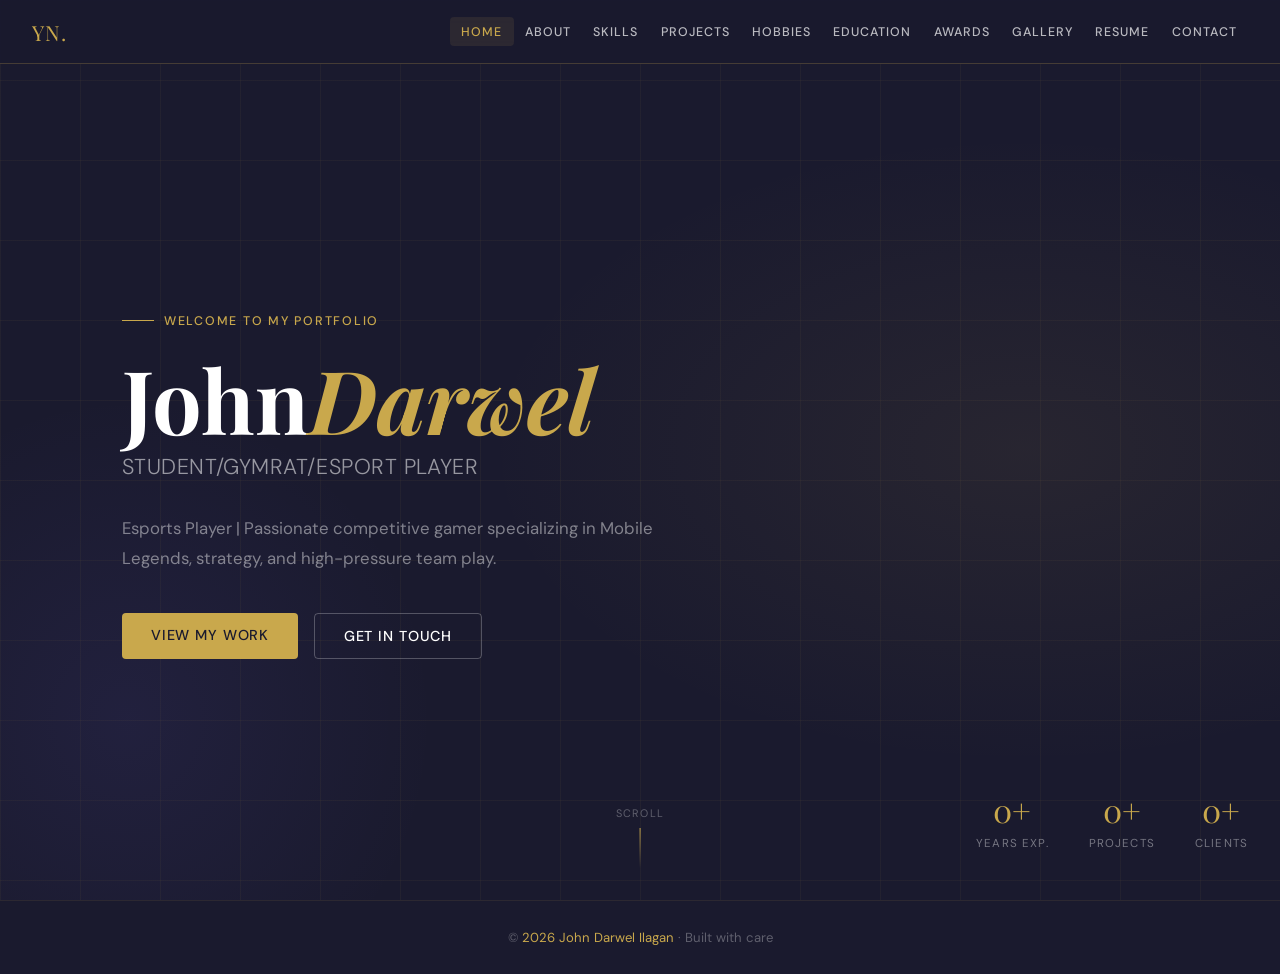
<file: index.html>
<!DOCTYPE html>
<html lang="en">
<head>
  <meta charset="UTF-8" />
  <meta name="viewport" content="width=device-width, initial-scale=1.0" />
  <title>Home — Portfolio — Portfolio</title>
  <link rel="preconnect" href="https://fonts.googleapis.com" />
  <link rel="preconnect" href="https://fonts.gstatic.com" crossorigin />
  <link href="https://fonts.googleapis.com/css2?family=DM+Sans:wght@300;400;500;600&family=Playfair+Display:ital,wght@0,400;0,700;1,400;1,700&display=swap" rel="stylesheet" />
  <link rel="stylesheet" href="style.css" />
</head>
<body>
  <div id="nav-placeholder"></div>
  <div class="home-wrap">
    <div class="home-bg"></div>
    <div class="home-grid-lines"></div>
    <div class="home-inner">
      <div class="home-content">
        <div class="home-eyebrow fade-up">Welcome to my portfolio</div>
        <h1 class="home-name fade-up">John<span>Darwel</span></h1>
        <p class="home-role fade-up">STUDENT/GYMRAT/ESPORT PLAYER</p>
        <p class="home-desc">
          Esports Player | Passionate competitive gamer specializing in Mobile Legends, strategy, and high-pressure team play.
        </p>
        <div class="home-btns">
          <a class="btn-primary" href="projects.html">View My Work</a>
          <a class="btn-outline" href="contact.html">Get In Touch</a>
        </div>
      </div>
    </div>
    <div class="home-stats">
      <div class="stat"><span class="stat-num">0+</span><span class="stat-label">Years Exp.</span></div>
      <div class="stat"><span class="stat-num">0+</span><span class="stat-label">Projects</span></div>
      <div class="stat"><span class="stat-num">0+</span><span class="stat-label">Clients</span></div>
    </div>
    <div class="home-scroll-hint">Scroll</div>
  </div>
  <footer>
    <p>© <span id="year"></span> <span>John Darwel Ilagan</span> · Built with care</p>
  </footer>
  <script src="script.js"></script>
</body>
</html>
</file>
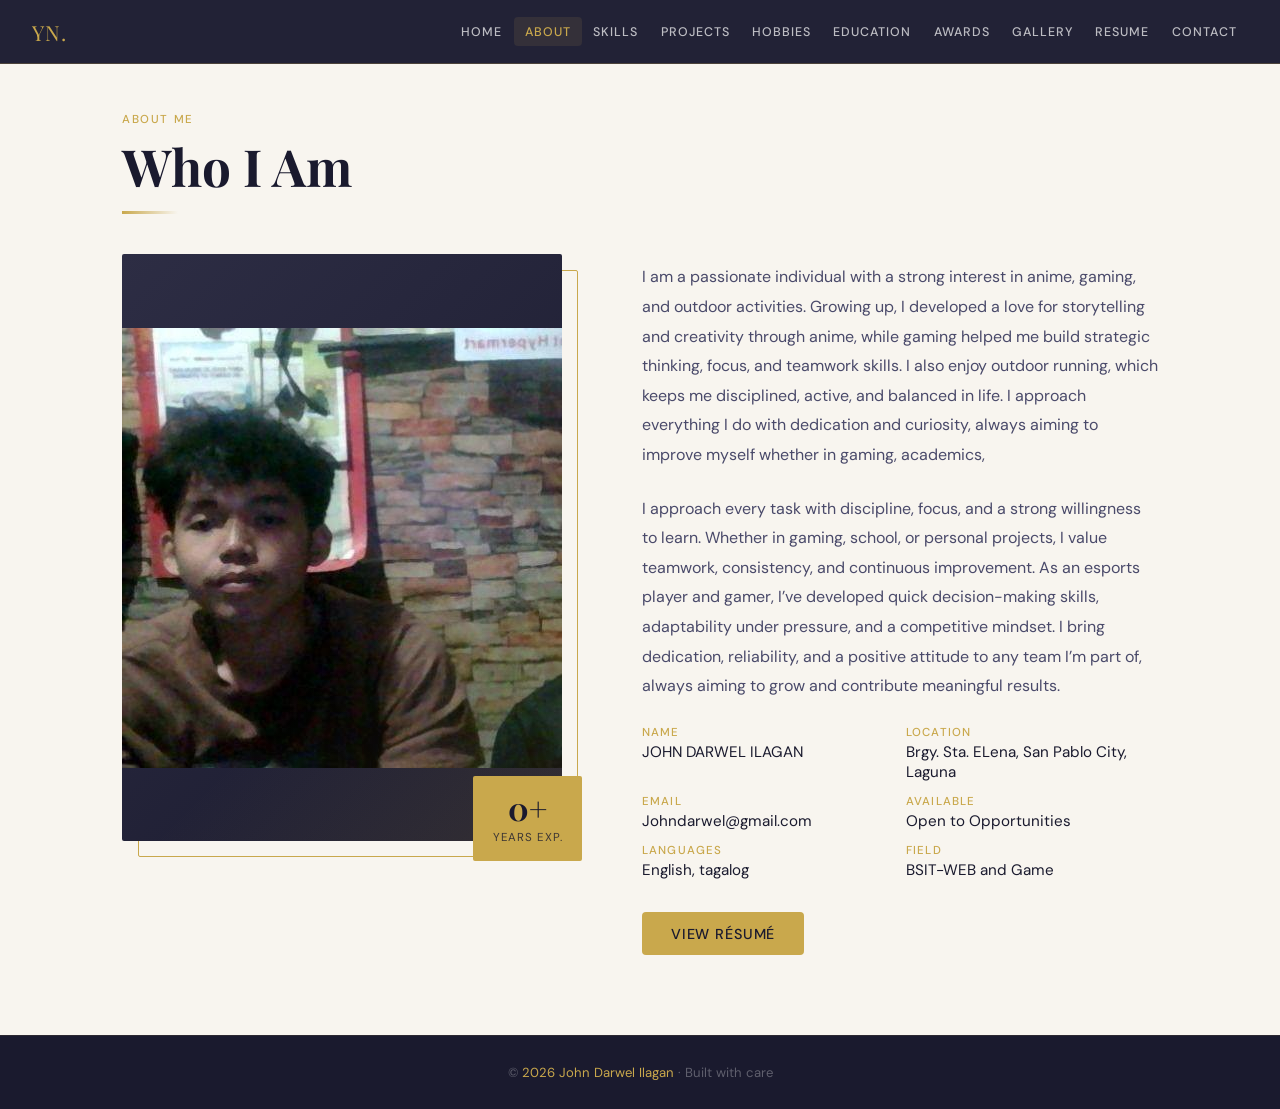
<file: about.html>
<!DOCTYPE html>
<html lang="en">
<head>
  <meta charset="UTF-8" />
  <meta name="viewport" content="width=device-width, initial-scale=1.0" />
  <title>About Me — Portfolio — Portfolio</title>
  <link rel="preconnect" href="https://fonts.googleapis.com" />
  <link rel="preconnect" href="https://fonts.gstatic.com" crossorigin />
  <link href="https://fonts.googleapis.com/css2?family=DM+Sans:wght@300;400;500;600&family=Playfair+Display:ital,wght@0,400;0,700;1,400;1,700&display=swap" rel="stylesheet" />
  <link rel="stylesheet" href="style.css" />
</head>
<body>
  <div id="nav-placeholder"></div>
  <div class="page-wrap">
    <div class="page-inner">
      <p class="section-tag">About Me</p>
      <h2 class="section-title">Who I Am</h2>
      <div class="section-line"></div>
      <div class="about-grid">
        <div class="about-photo-wrap">
          <div class="about-photo"><img src=picture/Darwel.jpg alt="My Photo"></div>
          <div class="about-photo-frame"></div>
          <div class="about-badge"><span>0+</span><small>Years Exp.</small></div>
        </div>
        <div class="about-right">
          <p class="about-bio">
            I am a passionate individual with a strong interest in anime, gaming, and outdoor activities. Growing up, I developed a love for storytelling and creativity through anime, while gaming helped me build strategic thinking, focus, and teamwork skills. I also enjoy outdoor running, which keeps me disciplined, active, and balanced in life.

I approach everything I do with dedication and curiosity, always aiming to improve myself whether in gaming, academics,
          </p>
          <p class="about-bio">
           I approach every task with discipline, focus, and a strong willingness to learn. Whether in gaming, school, or personal projects, I value teamwork, consistency, and continuous improvement. As an esports player and gamer, I’ve developed quick decision-making skills, adaptability under pressure, and a competitive mindset. I bring dedication, reliability, and a positive attitude to any team I’m part of, always aiming to grow and contribute meaningful results.
          </p>
          <div class="about-details">
            <div class="detail-item"><span class="detail-label">Name</span><span class="detail-value">JOHN DARWEL ILAGAN</span></div>
            <div class="detail-item"><span class="detail-label">Location</span><span class="detail-value">Brgy. Sta. ELena, San Pablo City, Laguna</span></div>
            <div class="detail-item"><span class="detail-label">Email</span><span class="detail-value">Johndarwel@gmail.com</span></div>
            <div class="detail-item"><span class="detail-label">Available</span><span class="detail-value">Open to Opportunities</span></div>
            <div class="detail-item"><span class="detail-label">Languages</span><span class="detail-value">English, tagalog</span></div>
            <div class="detail-item"><span class="detail-label">Field</span><span class="detail-value">BSIT-WEB and Game</span></div>
          </div>
          <a class="btn-primary" href="resume.html">View Résumé</a>
        </div>
      </div>
    </div>
  </div>
  <footer>
    <p>© <span id="year"></span> <span>John Darwel Ilagan</span> · Built with care</p>
  </footer>
  <script src="script.js"></script>
</body>
</html>
</file>
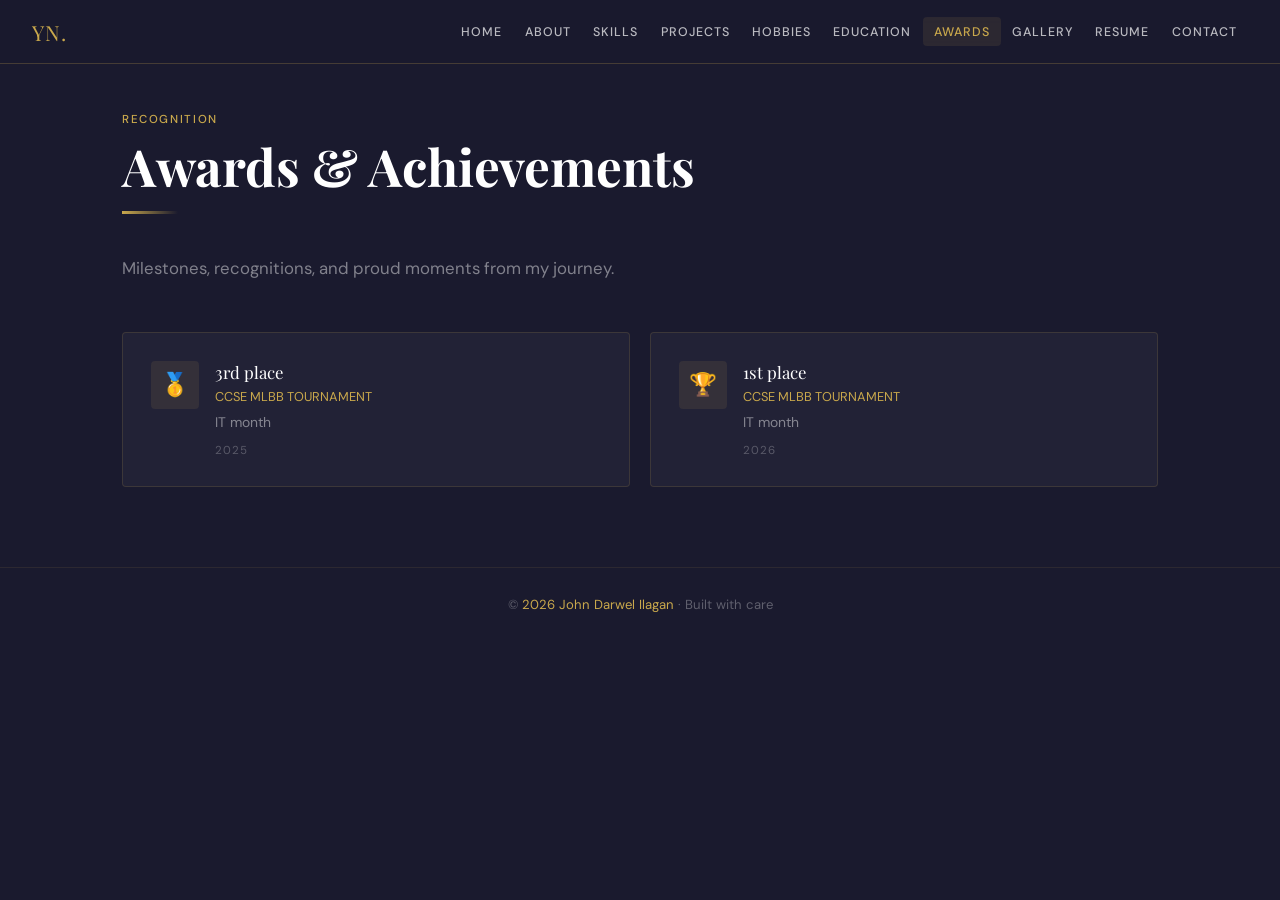
<file: achievements.html>
<!DOCTYPE html>
<html lang="en">
<head>
  <meta charset="UTF-8" />
  <meta name="viewport" content="width=device-width, initial-scale=1.0" />
  <title>Awards — Portfolio — Portfolio</title>
  <link rel="preconnect" href="https://fonts.googleapis.com" />
  <link rel="preconnect" href="https://fonts.gstatic.com" crossorigin />
  <link href="https://fonts.googleapis.com/css2?family=DM+Sans:wght@300;400;500;600&family=Playfair+Display:ital,wght@0,400;0,700;1,400;1,700&display=swap" rel="stylesheet" />
  <link rel="stylesheet" href="style.css" />
</head>
<body>
  <div id="nav-placeholder"></div>
  <div class="page-wrap achievements-page">
    <div class="page-inner">
      <p class="section-tag">Recognition</p>
      <h2 class="section-title">Awards &amp; Achievements</h2>
      <div class="section-line"></div>
      <p class="section-desc">Milestones, recognitions, and proud moments from my journey.</p>
      <div class="achievements-grid">
        <div class="award-card"><div class="award-icon-wrap">🥇</div><div><div class="award-title">3rd place</div><div class="award-org"> CCSE MLBB TOURNAMENT</div><p class="award-desc">IT month </p><div class="award-year">2025</div></div></div>
        <div class="award-card"><div class="award-icon-wrap">🏆</div><div><div class="award-title">1st place</div><div class="award-org">CCSE MLBB TOURNAMENT</div><p class="award-desc">IT month</p><div class="award-year">2026</div></div></div>

    </div>
  </div>
  <footer>
    <p>© <span id="year"></span> <span>John Darwel Ilagan</span> · Built with care</p>
  </footer>
  <script src="script.js"></script>
</body>
</html>
</file>
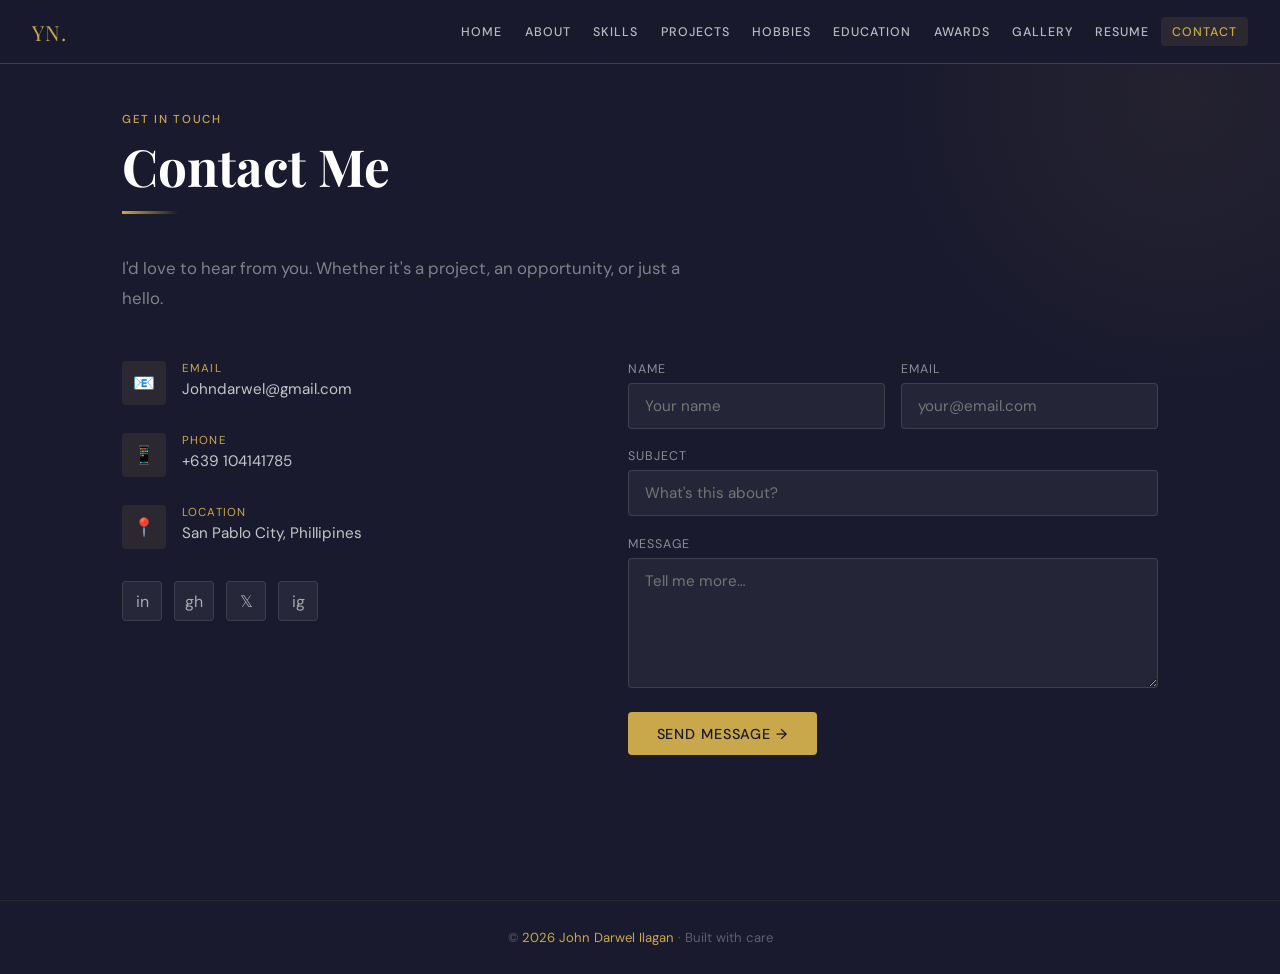
<file: contact.html>
<!DOCTYPE html>
<html lang="en">
<head>
  <meta charset="UTF-8" />
  <meta name="viewport" content="width=device-width, initial-scale=1.0" />
  <title>Contact — Portfolio — Portfolio</title>
  <link rel="preconnect" href="https://fonts.googleapis.com" />
  <link rel="preconnect" href="https://fonts.gstatic.com" crossorigin />
  <link href="https://fonts.googleapis.com/css2?family=DM+Sans:wght@300;400;500;600&family=Playfair+Display:ital,wght@0,400;0,700;1,400;1,700&display=swap" rel="stylesheet" />
  <link rel="stylesheet" href="style.css" />
</head>
<body>
  <div id="nav-placeholder"></div>
  <div class="page-wrap contact-page">
    <div class="contact-glow"></div>
    <div class="page-inner">
      <p class="section-tag">Get In Touch</p>
      <h2 class="section-title">Contact Me</h2>
      <div class="section-line"></div>
      <p class="section-desc">I'd love to hear from you. Whether it's a project, an opportunity, or just a hello.</p>
      <div class="contact-grid">
        <div>
          <div class="contact-item"><div class="contact-icon">📧</div><div><div class="contact-label">Email</div><div class="contact-value">Johndarwel@gmail.com</div></div></div>
          <div class="contact-item"><div class="contact-icon">📱</div><div><div class="contact-label">Phone</div><div class="contact-value">+639 104141785</div></div></div>
          <div class="contact-item"><div class="contact-icon">📍</div><div><div class="contact-label">Location</div><div class="contact-value">San Pablo City, Phillipines</div></div></div>
          <div class="contact-social">
            <a class="social-btn" href="#" target="_blank" title="LinkedIn">in</a>
            <a class="social-btn" href="#" target="_blank" title="GitHub">gh</a>
            <a class="social-btn" href="#" target="_blank" title="Twitter / X">𝕏</a>
            <a class="social-btn" href="#" target="_blank" title="Instagram">ig</a>
          </div>
        </div>
        <div class="contact-form">
          <div class="form-row">
            <div class="form-field"><label for="cfName">Name</label><input type="text" id="cfName" placeholder="Your name" /></div>
            <div class="form-field"><label for="cfEmail">Email</label><input type="email" id="cfEmail" placeholder="your@email.com" /></div>
          </div>
          <div class="form-field"><label for="cfSubject">Subject</label><input type="text" id="cfSubject" placeholder="What's this about?" /></div>
          <div class="form-field"><label for="cfMsg">Message</label><textarea id="cfMsg" placeholder="Tell me more…"></textarea></div>
          <button class="btn-primary" onclick="submitForm()">Send Message →</button>
          <div class="form-success" id="formSuccess">✓ Message sent! I'll be in touch soon.</div>
        </div>
      </div>
    </div>
  </div>
  <footer>
    <p>© <span id="year"></span> <span>John Darwel Ilagan</span> · Built with care</p>
  </footer>
  <script src="script.js"></script>
</body>
</html>
</file>
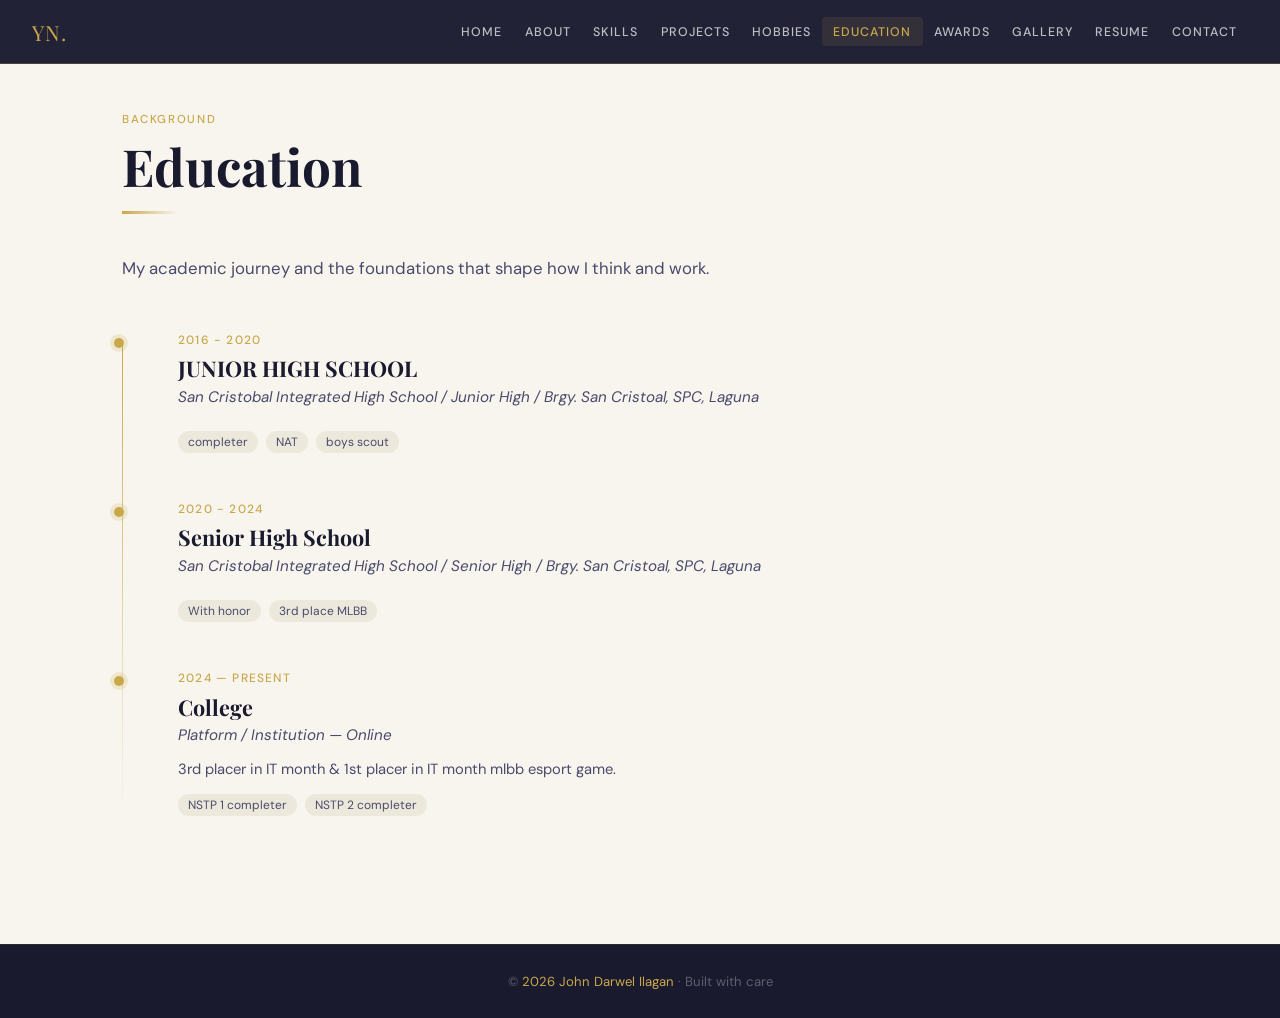
<file: education.html>
<!DOCTYPE html>
<html lang="en">
<head>
  <meta charset="UTF-8" />
  <meta name="viewport" content="width=device-width, initial-scale=1.0" />
  <title>Education — Portfolio — Portfolio</title>
  <link rel="preconnect" href="https://fonts.googleapis.com" />
  <link rel="preconnect" href="https://fonts.gstatic.com" crossorigin />
  <link href="https://fonts.googleapis.com/css2?family=DM+Sans:wght@300;400;500;600&family=Playfair+Display:ital,wght@0,400;0,700;1,400;1,700&display=swap" rel="stylesheet" />
  <link rel="stylesheet" href="style.css" />
</head>
<body>
  <div id="nav-placeholder"></div>
  <div class="page-wrap">
    <div class="page-inner">
      <p class="section-tag">Background</p>
      <h2 class="section-title">Education</h2>
      <div class="section-line"></div>
      <p class="section-desc">My academic journey and the foundations that shape how I think and work.</p>
      <div class="edu-timeline">
        <div class="edu-item">
          <div class="edu-year">2016 - 2020</div>
          <h3 class="edu-degree">JUNIOR HIGH SCHOOL</h3>
          <div class="edu-school"> San Cristobal Integrated High School / Junior High / Brgy. San Cristoal, SPC, Laguna </div>
          <p class="edu-desc"></p>
          <span class="edu-chip">completer</span><span class="edu-chip">NAT</span><span class="edu-chip">boys scout</span>
        </div>
        <div class="edu-item">
          <div class="edu-year">2020 - 2024</div>
          <h3 class="edu-degree">Senior High School</h3>
          <div class="edu-school">San Cristobal Integrated High School / Senior High / Brgy. San Cristoal, SPC, Laguna</div>
          <p class="edu-desc"></p>
          <span class="edu-chip">With honor</span><span class="edu-chip">3rd place MLBB</span>
        </div>
        <div class="edu-item">
          <div class="edu-year">2024 — Present</div>
          <h3 class="edu-degree">College</h3>
          <div class="edu-school">Platform / Institution — Online</div>
          <p class="edu-desc">3rd placer in IT month & 1st placer in IT month mlbb esport game.</p>
          <span class="edu-chip">NSTP 1 completer</span><span class="edu-chip">NSTP 2 completer</span>
        </div>
      </div>
    </div>
  </div>
  <footer>
    <p>© <span id="year"></span> <span>John Darwel Ilagan</span> · Built with care</p>
  </footer>
  <script src="script.js"></script>
</body>
</html>
</file>
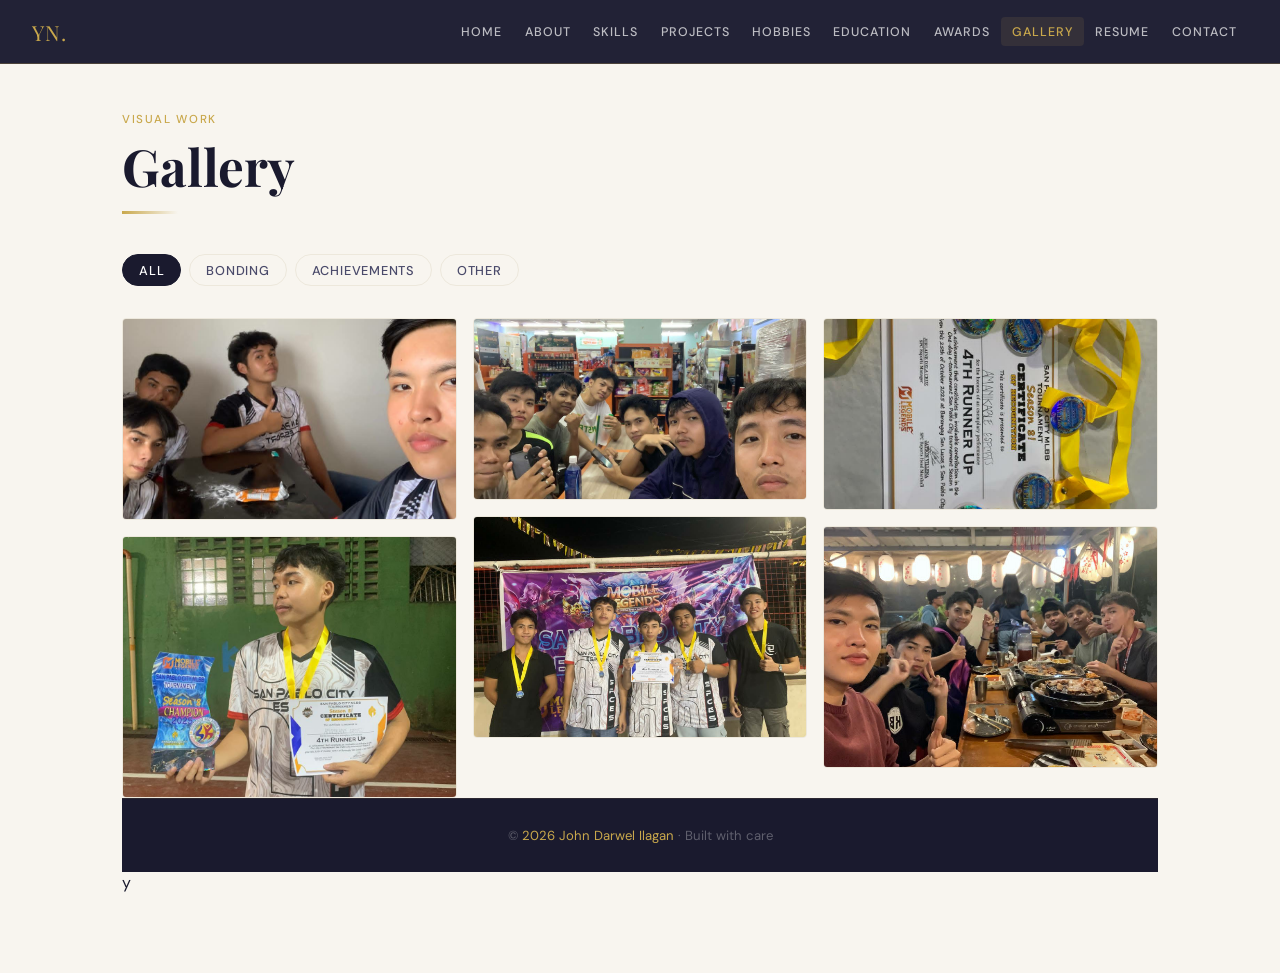
<file: gallery.html>
<!DOCTYPE html>
<html lang="en">
<head>
  <meta charset="UTF-8" />
  <meta name="viewport" content="width=device-width, initial-scale=1.0" />
  <title>Gallery — Portfolio — Portfolio</title>
  <link rel="preconnect" href="https://fonts.googleapis.com" />
  <link rel="preconnect" href="https://fonts.gstatic.com" crossorigin />
  <link href="https://fonts.googleapis.com/css2?family=DM+Sans:wght@300;400;500;600&family=Playfair+Display:ital,wght@0,400;0,700;1,400;1,700&display=swap" rel="stylesheet" />
  <link rel="stylesheet" href="style.css" />
</head>
<body>
  <div id="nav-placeholder"></div>
  <div class="page-wrap">
    <div class="page-inner">
      <p class="section-tag">Visual Work</p>
      <h2 class="section-title">Gallery</h2>
      <div class="section-line"></div>
      <div class="gallery-filter">
        <button class="filter-btn active" onclick="filterGallery('all', this)">All</button>
        <button class="filter-btn" onclick="filterGallery('design', this)">Bonding</button>
        <button class="filter-btn" onclick="filterGallery('photo', this)">Achievements</button>
        <button class="filter-btn" onclick="filterGallery('other', this)">Other</button>
      
      </div><div class="gallery-masonry" id="galleryMasonry"><div class="gallery-item" data-cat="design"><img src="ORG.png" alt="picture/ORG.png" class="gallery-img" style="height:200px; object-fit:cover;" /> <div class="gallery-overlay"><span class="gallery-caption">Mlers</span> </div></div>
        <div class="gallery-item" data-cat="photo">
    <img src="MVP.png" alt="Photography Caption" class="gallery-img" style="height:260px; object-fit:cover;" />
    <div class="gallery-overlay"><span class="gallery-caption">Photography Caption</span></div>
  </div>

  <div class="gallery-item" data-cat="design">
    <img src="jogging.png" alt="Illustration Title" class="gallery-img" style="height:180px; object-fit:cover;" />
    <div class="gallery-overlay"><span class="gallery-caption">Illustration Title</span></div>
  </div>

  <div class="gallery-item" data-cat="other">
    <img src="picture/main5.png" alt="Other Work Title" class="gallery-img" style="height:220px; object-fit:cover;" />
    <div class="gallery-overlay"><span class="gallery-caption">Other Work Title</span></div>
  </div>

  <div class="gallery-item" data-cat="photo">
    <img src="Achievement.png" alt="Landscape Photo" class="gallery-img" style="height:190px; object-fit:cover;" />
    <div class="gallery-overlay"><span class="gallery-caption">Landscape Photo</span></div>
  </div>

  <div class="gallery-item" data-cat="design">
    <img src="picture/bond.png" alt="Brand Identity" class="gallery-img" style="height:240px; object-fit:cover;" />
    <div class="gallery-overlay"><span class="gallery-caption">Brand Identitiv>
  </div>

</div>
  </div>
  <footer>
    <p>© <span id="year"></span> <span>John Darwel Ilagan</span> · Built with care</p>
  </footer>
  <script src="script.js"></script>
</body>
</html>y</span></d
</file>
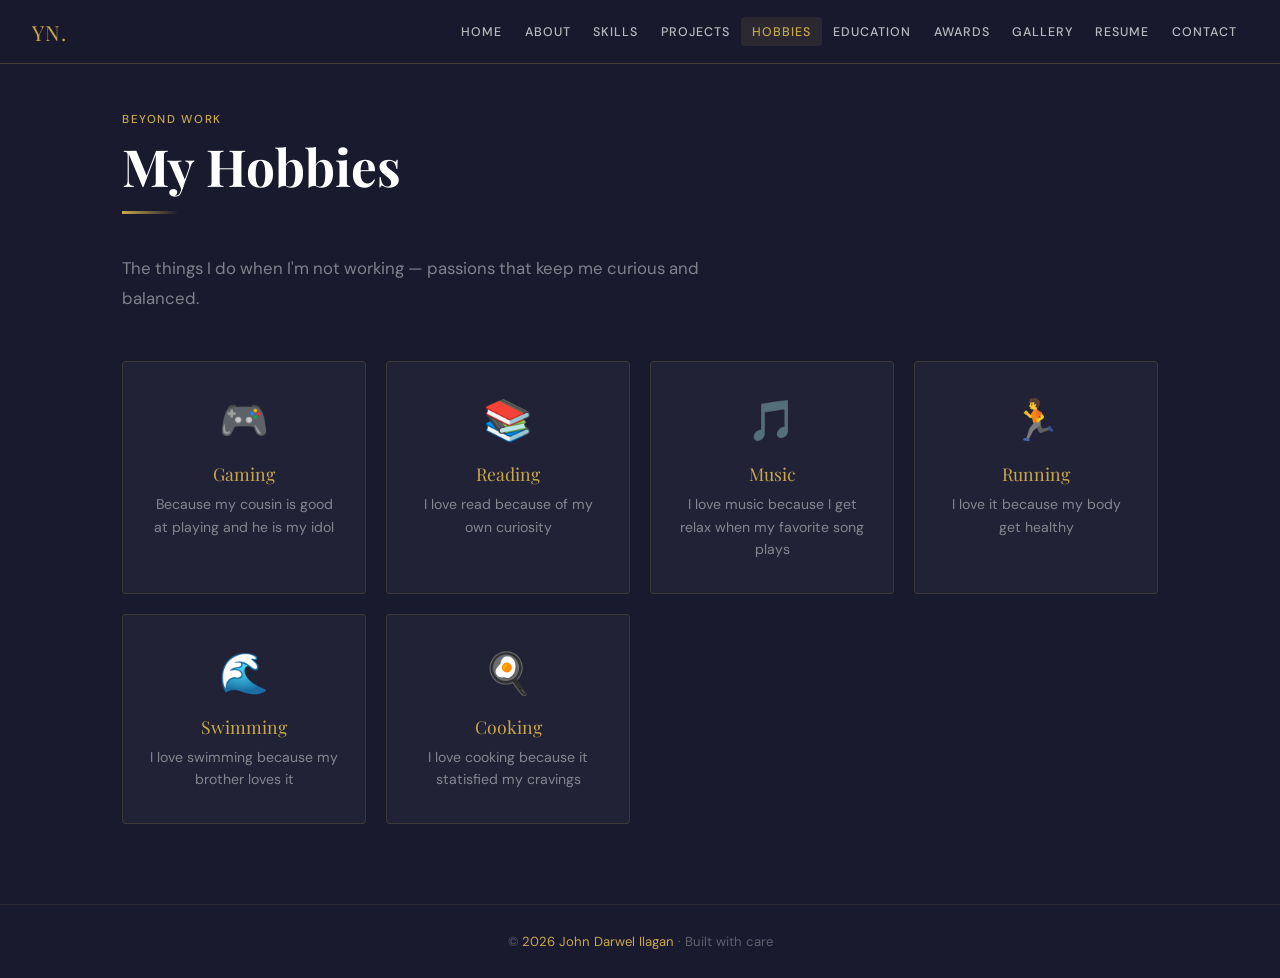
<file: hobbies.html>
<!DOCTYPE html>
<html lang="en">
<head>
  <meta charset="UTF-8" />
  <meta name="viewport" content="width=device-width, initial-scale=1.0" />
  <title>Hobbies — Portfolio — Portfolio</title>
  <link rel="preconnect" href="https://fonts.googleapis.com" />
  <link rel="preconnect" href="https://fonts.gstatic.com" crossorigin />
  <link href="https://fonts.googleapis.com/css2?family=DM+Sans:wght@300;400;500;600&family=Playfair+Display:ital,wght@0,400;0,700;1,400;1,700&display=swap" rel="stylesheet" />
  <link rel="stylesheet" href="style.css" />
</head>
<body>
  <div id="nav-placeholder"></div>
  <div class="page-wrap hobbies-page">
    <div class="page-inner">
      <p class="section-tag">Beyond Work</p>
      <h2 class="section-title">My Hobbies</h2>
      <div class="section-line"></div>
      <p class="section-desc">The things I do when I'm not working — passions that keep me curious and balanced.</p>
      <div class="hobbies-grid">
        <div class="hobby-card"><span class="hobby-icon">🎮</span><div class="hobby-name">Gaming</div><p class="hobby-desc">Because my cousin is good at playing and he is my idol</p></div>
        <div class="hobby-card"><span class="hobby-icon">📚</span><div class="hobby-name">Reading</div><p class="hobby-desc">I love read because of my own curiosity</p></div>
        <div class="hobby-card"><span class="hobby-icon">🎵</span><div class="hobby-name">Music</div><p class="hobby-desc">I love music because I get relax when my favorite song plays</p></div>
        <div class="hobby-card"><span class="hobby-icon">🏃</span><div class="hobby-name">Running</div><p class="hobby-desc">I love it because my body get healthy</p></div>
        <div class="hobby-card"><span class="hobby-icon">🌊</span><div class="hobby-name">Swimming</div><p class="hobby-desc">I love swimming because my brother loves  it</p></div>
        <div class="hobby-card"><span class="hobby-icon">🍳</span><div class="hobby-name">Cooking</div><p class="hobby-desc">I love cooking because it statisfied my cravings</p></div>
      </div>
    </div>
  </div>
  <footer>
    <p>© <span id="year"></span> <span>John Darwel Ilagan</span> · Built with care</p>
  </footer>
  <script src="script.js"></script>
</body>
</html>
</file>
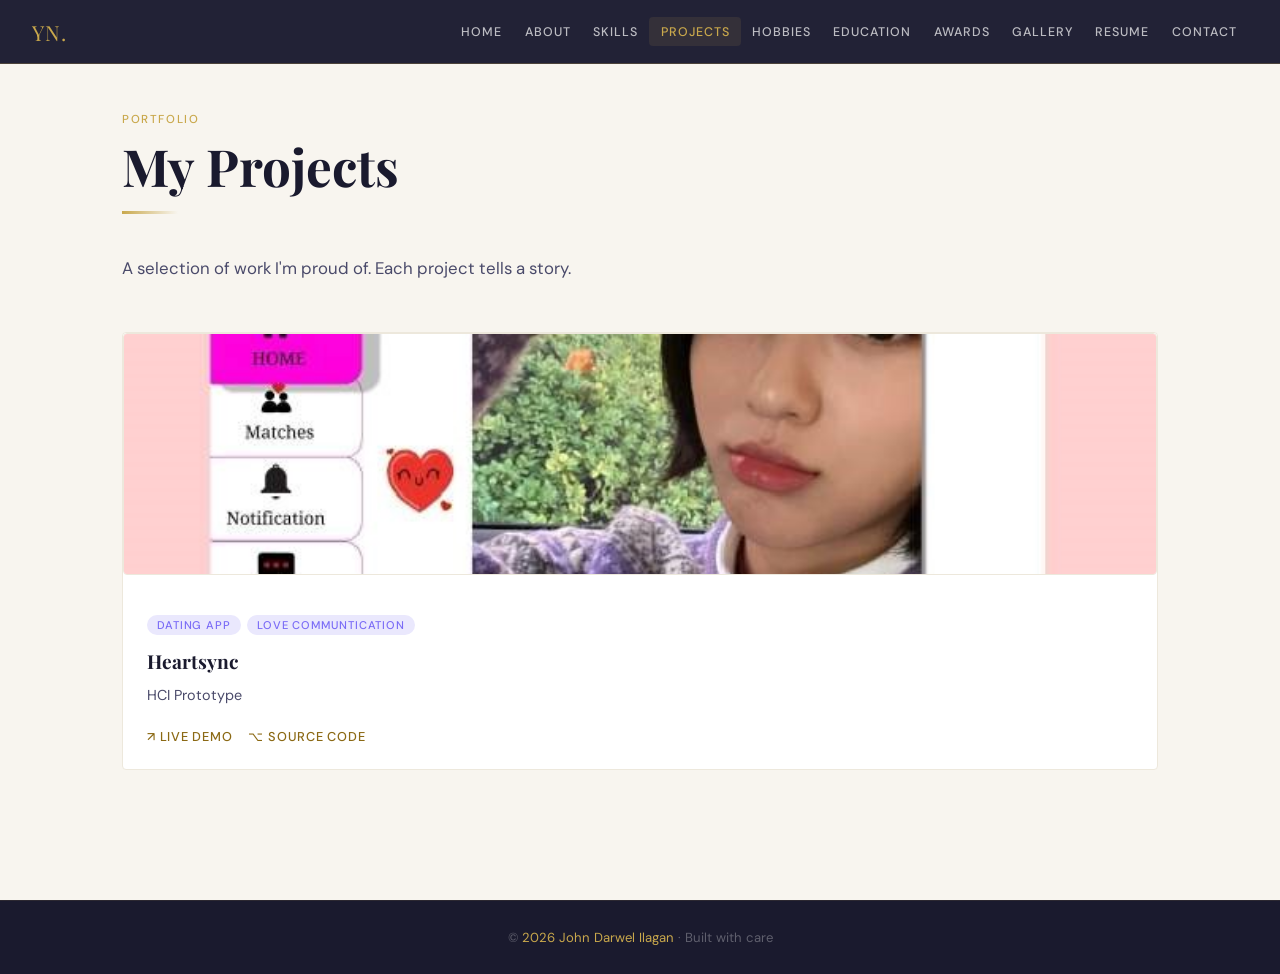
<file: projects.html>
<!DOCTYPE html>
<html lang="en">
<head>
  <meta charset="UTF-8" />
  <meta name="viewport" content="width=device-width, initial-scale=1.0" />
  <title>Projects — Portfolio — Portfolio</title>
  <link rel="preconnect" href="https://fonts.googleapis.com" />
  <link rel="preconnect" href="https://fonts.gstatic.com" crossorigin />
  <link href="https://fonts.googleapis.com/css2?family=DM+Sans:wght@300;400;500;600&family=Playfair+Display:ital,wght@0,400;0,700;1,400;1,700&display=swap" rel="stylesheet" />
  <link rel="stylesheet" href="style.css" />
</head>
<body>
  <div id="nav-placeholder"></div>
  <div class="page-wrap">
    <div class="page-inner">
      <p class="section-tag">Portfolio</p>
      <h2 class="section-title">My Projects</h2>
      <div class="section-line"></div>
      <p class="section-desc">A selection of work I'm proud of. Each project tells a story.</p>
      <div class="projects-grid">
        <div class="project-card">
          <div class="gallery-item" data-cat="design">
  <img
    src="heartsync.jpg"
    alt="Brand Identity"
    class="gallery-img"
    style="height:240px; object-fit:cover;"
  />
  <div class="gallery-overlay">
    <span class="gallery-caption">Brand Identity</span>
  </div>
</div>
          <div class="project-body">
            <div class="project-tags"><span class="tag">Dating app</span><span class="tag">love communtication</span></div>
            <h3 class="project-title">Heartsync</h3>
            <p class="project-desc">HCI Prototype</p>
            <div class="project-links"><a class="link-btn" href="#" target="_blank">↗ Live Demo</a><a class="link-btn" href="#" target="_blank">⌥ Source Code</a></div>
          </div>
        </div>
      </div>
    </div>
  </div>
  <footer>
    <p>© <span id="year"></span> <span>John Darwel Ilagan</span> · Built with care</p>
  </footer>
  <script src="script.js"></script>
</body>
</html>
</file>
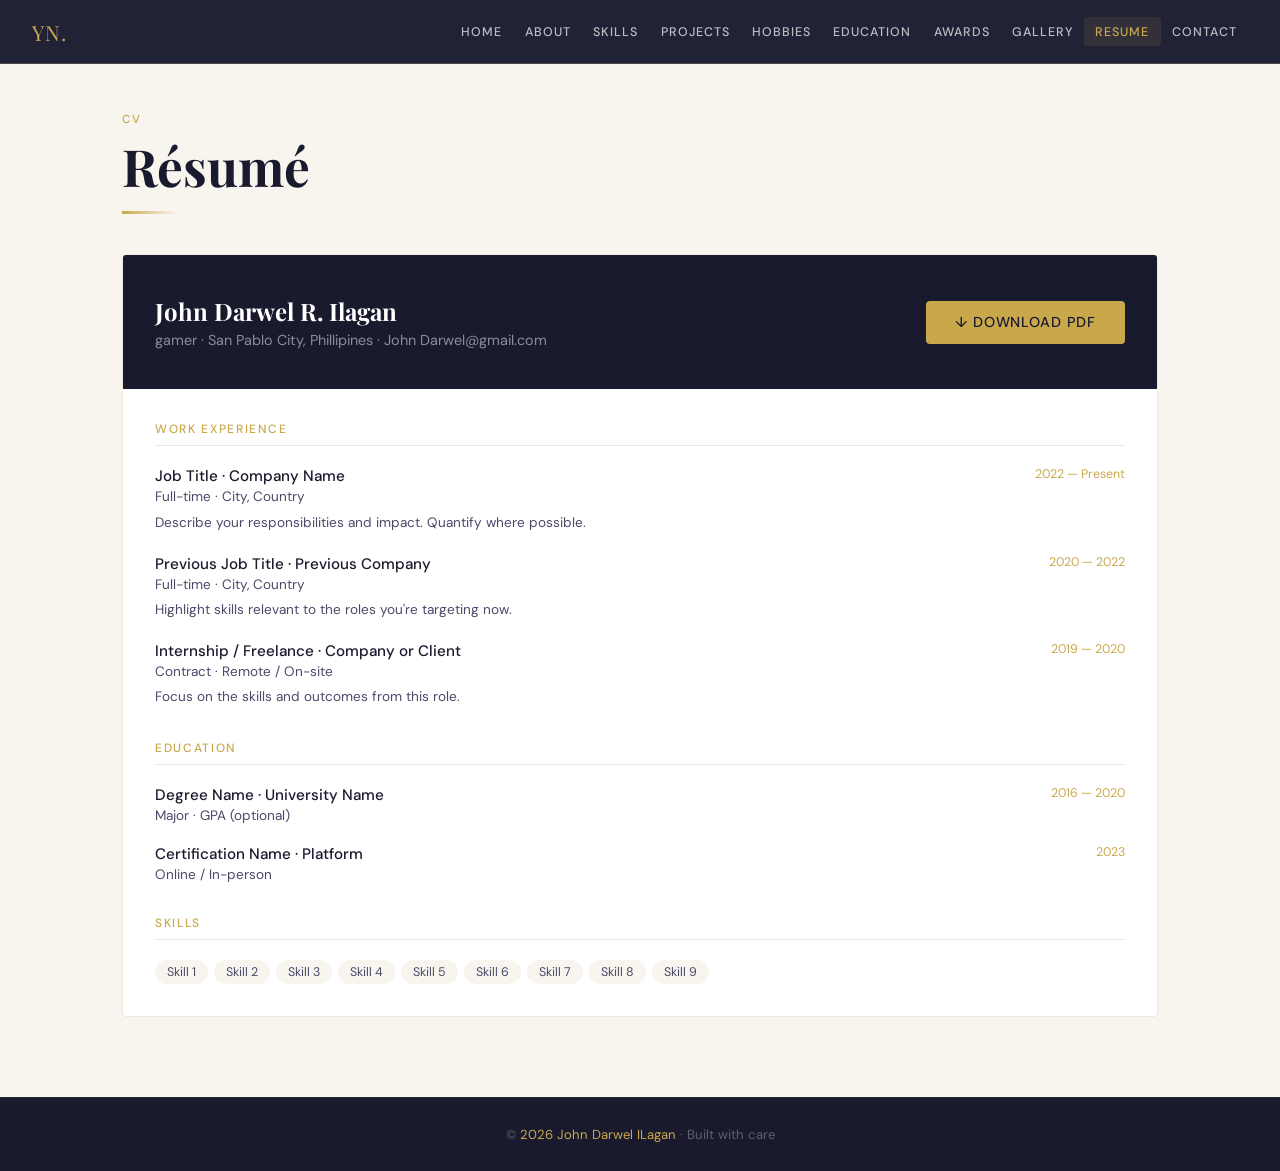
<file: resume.html>
<!DOCTYPE html>
<html lang="en">
<head>
  <meta charset="UTF-8" />
  <meta name="viewport" content="width=device-width, initial-scale=1.0" />
  <title>Résumé — Portfolio — Portfolio</title>
  <link rel="preconnect" href="https://fonts.googleapis.com" />
  <link rel="preconnect" href="https://fonts.gstatic.com" crossorigin />
  <link href="https://fonts.googleapis.com/css2?family=DM+Sans:wght@300;400;500;600&family=Playfair+Display:ital,wght@0,400;0,700;1,400;1,700&display=swap" rel="stylesheet" />
  <link rel="stylesheet" href="style.css" />
</head>
<body>
  <div id="nav-placeholder"></div>
  <div class="page-wrap">
    <div class="page-inner">
      <p class="section-tag">CV</p>
      <h2 class="section-title">Résumé</h2>
      <div class="section-line"></div>
      <div class="resume-wrap">
        <div class="resume-header">
          <div>
            <h2>John Darwel R. Ilagan</h2>
            <p>gamer · San Pablo City, Phillipines · John Darwel@gmail.com</p>
          </div>
          <button class="btn-primary" onclick="window.print()">↓ Download PDF</button>
        </div>
        <div class="resume-body">
          <div class="resume-section-title">Work Experience</div>
          <div class="resume-item"><div><div class="resume-item-title">Job Title · Company Name</div><div class="resume-item-sub">Full-time · City, Country</div><div class="resume-item-desc">Describe your responsibilities and impact. Quantify where possible.</div></div><div class="resume-year">2022 — Present</div></div>
          <div class="resume-item"><div><div class="resume-item-title">Previous Job Title · Previous Company</div><div class="resume-item-sub">Full-time · City, Country</div><div class="resume-item-desc">Highlight skills relevant to the roles you're targeting now.</div></div><div class="resume-year">2020 — 2022</div></div>
          <div class="resume-item"><div><div class="resume-item-title">Internship / Freelance · Company or Client</div><div class="resume-item-sub">Contract · Remote / On-site</div><div class="resume-item-desc">Focus on the skills and outcomes from this role.</div></div><div class="resume-year">2019 — 2020</div></div>
          <div class="resume-section-title">Education</div>
          <div class="resume-item"><div><div class="resume-item-title">Degree Name · University Name</div><div class="resume-item-sub">Major · GPA (optional)</div></div><div class="resume-year">2016 — 2020</div></div>
          <div class="resume-item"><div><div class="resume-item-title">Certification Name · Platform</div><div class="resume-item-sub">Online / In-person</div></div><div class="resume-year">2023</div></div>
          <div class="resume-section-title">Skills</div>
          <div class="skills-tags">
            <span class="skills-tag">Skill 1</span><span class="skills-tag">Skill 2</span><span class="skills-tag">Skill 3</span>
            <span class="skills-tag">Skill 4</span><span class="skills-tag">Skill 5</span><span class="skills-tag">Skill 6</span>
            <span class="skills-tag">Skill 7</span><span class="skills-tag">Skill 8</span><span class="skills-tag">Skill 9</span>
          </div>
        </div>
      </div>
    </div>
  </div>
  <footer>
    <p>© <span id="year"></span> <span>John Darwel ILagan</span> · Built with care</p>
  </footer>
  <script src="script.js"></script>
</body>
</html>
</file>
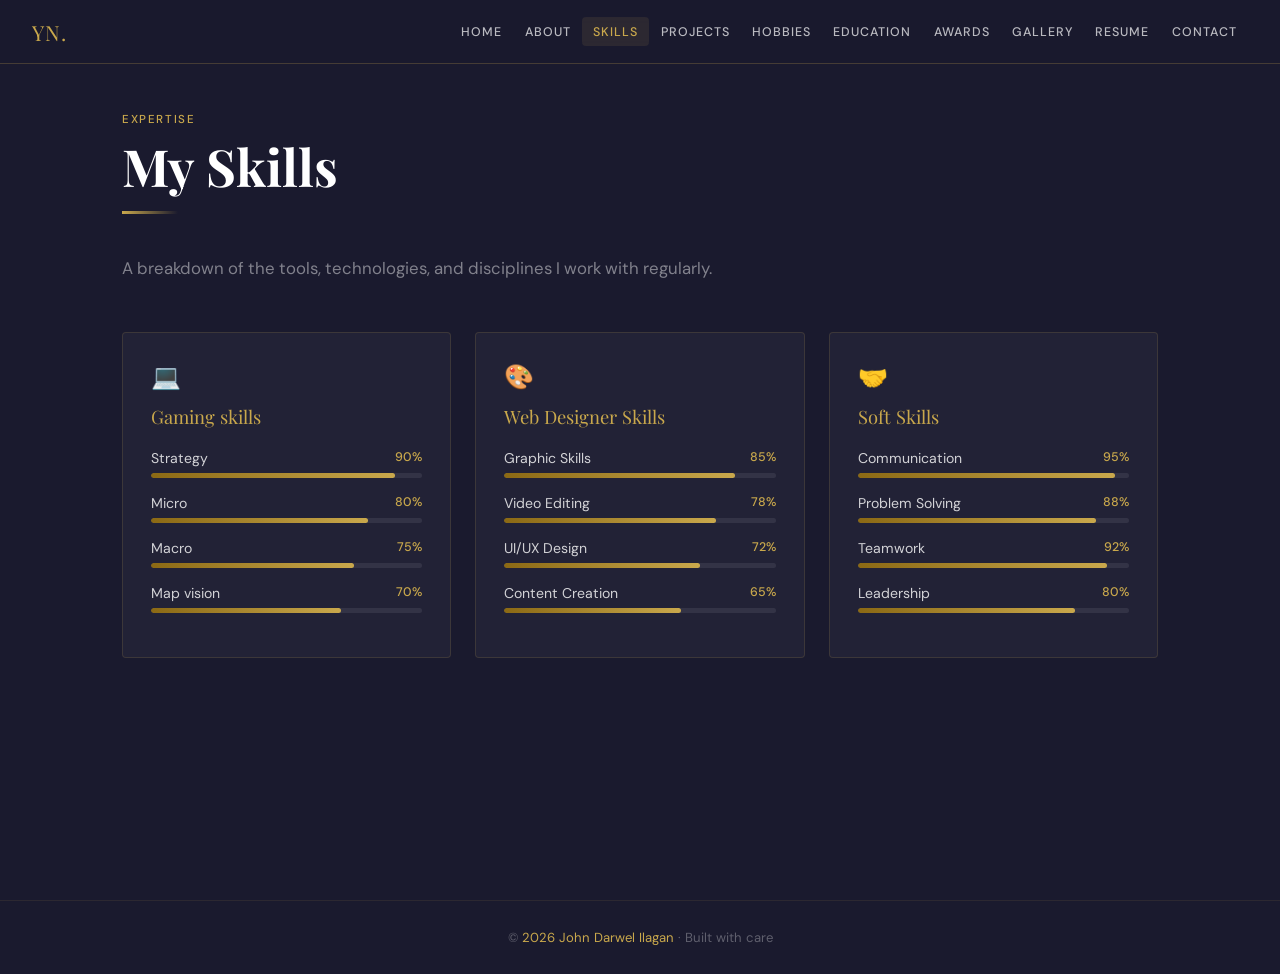
<file: skills.html>
<!DOCTYPE html>
<html lang="en">
<head>
  <meta charset="UTF-8" />
  <meta name="viewport" content="width=device-width, initial-scale=1.0" />
  <title>Skills — Portfolio — Portfolio</title>
  <link rel="preconnect" href="https://fonts.googleapis.com" />
  <link rel="preconnect" href="https://fonts.gstatic.com" crossorigin />
  <link href="https://fonts.googleapis.com/css2?family=DM+Sans:wght@300;400;500;600&family=Playfair+Display:ital,wght@0,400;0,700;1,400;1,700&display=swap" rel="stylesheet" />
  <link rel="stylesheet" href="style.css" />
</head>
<body>
  <div id="nav-placeholder"></div>
  <div class="page-wrap skills-page">
    <div class="page-inner">
      <p class="section-tag">Expertise</p>
      <h2 class="section-title">My Skills</h2>
      <div class="section-line"></div>
      <p class="section-desc">A breakdown of the tools, technologies, and disciplines I work with regularly.</p>
      <div class="skills-grid">
        <div class="skill-category">
          <div class="skill-cat-icon">💻</div>
          <div class="skill-cat-title">Gaming skills</div>
          <div class="skill-bar-item"><div class="skill-bar-top"><span class="skill-name">Strategy</span><span class="skill-pct">90%</span></div><div class="skill-track"><div class="skill-fill" style="width:90%"></div></div></div>
          <div class="skill-bar-item"><div class="skill-bar-top"><span class="skill-name">Micro</span><span class="skill-pct">80%</span></div><div class="skill-track"><div class="skill-fill" style="width:80%"></div></div></div>
          <div class="skill-bar-item"><div class="skill-bar-top"><span class="skill-name">Macro</span><span class="skill-pct">75%</span></div><div class="skill-track"><div class="skill-fill" style="width:75%"></div></div></div>
          <div class="skill-bar-item"><div class="skill-bar-top"><span class="skill-name">Map vision</span><span class="skill-pct">70%</span></div><div class="skill-track"><div class="skill-fill" style="width:70%"></div></div></div>
        </div>
        <div class="skill-category">
          <div class="skill-cat-icon">🎨</div>
          <div class="skill-cat-title">Web Designer Skills</div>
          <div class="skill-bar-item"><div class="skill-bar-top"><span class="skill-name">Graphic Skills</span><span class="skill-pct">85%</span></div><div class="skill-track"><div class="skill-fill" style="width:85%"></div></div></div>
          <div class="skill-bar-item"><div class="skill-bar-top"><span class="skill-name">Video Editing</span><span class="skill-pct">78%</span></div><div class="skill-track"><div class="skill-fill" style="width:78%"></div></div></div>
          <div class="skill-bar-item"><div class="skill-bar-top"><span class="skill-name">UI/UX Design</span><span class="skill-pct">72%</span></div><div class="skill-track"><div class="skill-fill" style="width:72%"></div></div></div>
          <div class="skill-bar-item"><div class="skill-bar-top"><span class="skill-name">Content Creation</span><span class="skill-pct">65%</span></div><div class="skill-track"><div class="skill-fill" style="width:65%"></div></div></div>
        </div>
        <div class="skill-category">
          <div class="skill-cat-icon">🤝</div>
          <div class="skill-cat-title">Soft Skills</div>
          <div class="skill-bar-item"><div class="skill-bar-top"><span class="skill-name">Communication</span><span class="skill-pct">95%</span></div><div class="skill-track"><div class="skill-fill" style="width:95%"></div></div></div>
          <div class="skill-bar-item"><div class="skill-bar-top"><span class="skill-name">Problem Solving</span><span class="skill-pct">88%</span></div><div class="skill-track"><div class="skill-fill" style="width:88%"></div></div></div>
          <div class="skill-bar-item"><div class="skill-bar-top"><span class="skill-name">Teamwork</span><span class="skill-pct">92%</span></div><div class="skill-track"><div class="skill-fill" style="width:92%"></div></div></div>
          <div class="skill-bar-item"><div class="skill-bar-top"><span class="skill-name">Leadership</span><span class="skill-pct">80%</span></div><div class="skill-track"><div class="skill-fill" style="width:80%"></div></div></div>
        </div>
      </div>
    </div>
  </div>
  <footer>
    <p>© <span id="year"></span> <span>John Darwel Ilagan</span> · Built with care</p>
  </footer>
  <script src="script.js"></script>
</body>
</html>
</file>
<file: style.css>
/* ============================================================
   style.css — Shared styles for all pages
   ============================================================ */

:root {
  --gold:       #C9A84C;
  --gold-light: #E8D5A3;
  --gold-dark:  #8B6914;
  --ink:        #1A1A2E;
  --ink-mid:    #2D2D44;
  --ink-light:  #4A4A6A;
  --cream:      #F8F5EF;
  --cream-dark: #EDE8DC;
  --white:      #FFFFFF;
  --accent:     #7B6CF6;
  --accent-soft:#EAE8FD;
  --nav-h:      64px;
}

* { margin: 0; padding: 0; box-sizing: border-box; }

body {
  font-family: 'DM Sans', sans-serif;
  background: var(--cream);
  color: var(--ink);
  overflow-x: hidden;
}

h1, h2, h3, h4 { font-family: 'Playfair Display', serif; }

/* ════════ NAV ════════ */
nav {
  position: fixed; top: 0; left: 0; right: 0; z-index: 1000;
  height: var(--nav-h);
  background: rgba(26,26,46,0.96);
  backdrop-filter: blur(12px);
  display: flex; align-items: center; justify-content: space-between;
  padding: 0 2rem;
  border-bottom: 1px solid rgba(201,168,76,0.25);
}
.nav-logo {
  font-family: 'Playfair Display', serif;
  font-size: 1.3rem;
  color: var(--gold);
  letter-spacing: 0.04em;
  text-decoration: none;
}
.nav-links { display: flex; gap: 0; align-items: center; }
.nav-links a {
  color: rgba(255,255,255,0.7);
  text-decoration: none;
  font-size: 0.78rem;
  font-weight: 500;
  letter-spacing: 0.08em;
  text-transform: uppercase;
  padding: 0.4rem 0.7rem;
  border-radius: 4px;
  transition: color 0.2s, background 0.2s;
}
.nav-links a:hover,
.nav-links a.active {
  color: var(--gold);
  background: rgba(201,168,76,0.1);
}
.hamburger {
  display: none; flex-direction: column; gap: 5px;
  cursor: pointer; padding: 4px; background: none; border: none;
}
.hamburger span {
  width: 22px; height: 2px;
  background: var(--gold); border-radius: 2px;
  transition: all 0.3s; display: block;
}

/* ════════ PAGE SHELL ════════ */
.page-wrap { min-height: 100vh; padding-top: var(--nav-h); }
.page-inner { max-width: 1100px; margin: 0 auto; padding: 3rem 2rem 5rem; }

/* ════════ SHARED SECTION HEADERS ════════ */
.section-tag {
  font-size: 0.72rem; font-weight: 500; letter-spacing: 0.14em;
  text-transform: uppercase; color: var(--gold); margin-bottom: 0.6rem;
}
.section-title {
  font-size: clamp(2rem, 5vw, 3.2rem);
  color: var(--ink); line-height: 1.15; margin-bottom: 1rem;
}
.section-line {
  width: 56px; height: 3px;
  background: linear-gradient(90deg, var(--gold), transparent);
  margin-bottom: 2.5rem;
}
.section-desc {
  font-size: 1.05rem; color: var(--ink-light);
  max-width: 600px; line-height: 1.75; margin-bottom: 3rem;
}

/* ════════ BUTTONS ════════ */
.btn-primary {
  padding: 0.8rem 1.8rem;
  background: var(--gold); color: var(--ink);
  font-weight: 500; font-size: 0.9rem;
  letter-spacing: 0.06em; text-transform: uppercase;
  border: none; border-radius: 4px; cursor: pointer;
  transition: all 0.25s; font-family: 'DM Sans', sans-serif;
  text-decoration: none; display: inline-block;
}
.btn-primary:hover { background: var(--gold-light); transform: translateY(-2px); }

.btn-outline {
  padding: 0.8rem 1.8rem;
  background: transparent; color: var(--white);
  font-weight: 500; font-size: 0.9rem;
  letter-spacing: 0.06em; text-transform: uppercase;
  border: 1px solid rgba(255,255,255,0.25); border-radius: 4px; cursor: pointer;
  transition: all 0.25s; font-family: 'DM Sans', sans-serif;
  text-decoration: none; display: inline-block;
}
.btn-outline:hover { border-color: var(--gold); color: var(--gold); transform: translateY(-2px); }

/* ════════ FOOTER ════════ */
footer {
  background: var(--ink); padding: 1.75rem 2rem;
  text-align: center;
  border-top: 1px solid rgba(201,168,76,0.1);
}
footer p    { font-size: 0.82rem; color: rgba(255,255,255,0.3); }
footer span { color: var(--gold); }

/* ════════ ANIMATIONS ════════ */
@keyframes fadeUp {
  from { opacity: 0; transform: translateY(24px); }
  to   { opacity: 1; transform: translateY(0); }
}
.fade-up { animation: fadeUp 0.6s ease forwards; }
.fade-up:nth-child(2) { animation-delay: 0.1s; opacity: 0; }
.fade-up:nth-child(3) { animation-delay: 0.2s; opacity: 0; }

/* ════════ RESPONSIVE ════════ */
@media (max-width: 768px) {
  .nav-links {
    display: none; position: fixed; top: var(--nav-h); left: 0; right: 0;
    background: var(--ink); flex-direction: column;
    padding: 1rem; gap: 0;
    border-bottom: 1px solid rgba(201,168,76,0.15);
  }
  .nav-links.open { display: flex; }
  .nav-links a    { padding: 0.75rem 1rem; font-size: 0.85rem; }
  .hamburger      { display: flex; }
}

/* ════════ HOME ════════ */
.home-wrap { background: var(--ink); min-height: 100vh; position: relative; overflow: hidden; padding-top: var(--nav-h); }
.home-bg {
  position: absolute; inset: 0;
  background:
    radial-gradient(ellipse 60% 50% at 80% 50%, rgba(201,168,76,0.08) 0%, transparent 70%),
    radial-gradient(ellipse 40% 60% at 10% 80%, rgba(123,108,246,0.08) 0%, transparent 60%);
}
.home-grid-lines {
  position: absolute; inset: 0;
  background-image:
    linear-gradient(rgba(201,168,76,0.05) 1px, transparent 1px),
    linear-gradient(90deg, rgba(201,168,76,0.05) 1px, transparent 1px);
  background-size: 80px 80px;
}
.home-inner {
  position: relative; z-index: 2;
  max-width: 1100px; margin: 0 auto; padding: 0 2rem;
  min-height: calc(100vh - var(--nav-h));
  display: flex; align-items: center;
}
.home-content { max-width: 680px; }
.home-eyebrow {
  display: inline-flex; align-items: center; gap: 10px;
  font-size: 0.78rem; font-weight: 500; letter-spacing: 0.14em;
  text-transform: uppercase; color: var(--gold); margin-bottom: 1.5rem;
}
.home-eyebrow::before { content: ''; width: 32px; height: 1px; background: var(--gold); }
.home-name {
  font-family: 'Playfair Display', serif;
  font-size: clamp(3rem, 8vw, 5.5rem);
  color: var(--white); line-height: 1.05; margin-bottom: 0.5rem;
}
.home-name span { color: var(--gold); font-style: italic; }
.home-role {
  font-size: clamp(1rem, 2.5vw, 1.35rem);
  color: rgba(255,255,255,0.55); font-weight: 300;
  letter-spacing: 0.02em; margin-bottom: 2rem;
}
.home-desc {
  font-size: 1.05rem; color: rgba(255,255,255,0.45);
  line-height: 1.8; max-width: 540px; margin-bottom: 2.5rem;
}
.home-btns { display: flex; gap: 1rem; flex-wrap: wrap; }
.home-stats {
  position: absolute; right: 2rem; bottom: 3rem;
  display: flex; gap: 2.5rem;
}
.stat { text-align: center; }
.stat-num   { font-family: 'Playfair Display', serif; font-size: 2rem; color: var(--gold); display: block; }
.stat-label { font-size: 0.72rem; color: rgba(255,255,255,0.4); letter-spacing: 0.1em; text-transform: uppercase; }
.home-scroll-hint {
  position: absolute; left: 50%; bottom: 2rem; transform: translateX(-50%);
  display: flex; flex-direction: column; align-items: center; gap: 8px;
  font-size: 0.68rem; letter-spacing: 0.12em; text-transform: uppercase;
  color: rgba(255,255,255,0.3);
  animation: bounce 2s ease-in-out infinite;
}
.home-scroll-hint::after {
  content: ''; width: 1px; height: 40px;
  background: linear-gradient(var(--gold), transparent);
}
@keyframes bounce {
  0%,100% { transform: translateX(-50%) translateY(0); }
  50%      { transform: translateX(-50%) translateY(-8px); }
}
@media (max-width: 768px) {
  .home-stats { position: static; margin-top: 3rem; justify-content: flex-start; flex-wrap: wrap; }
}
@media (max-width: 480px) {
  .home-stats { gap: 1.5rem; }
}

/* ════════ ABOUT ════════ */
.about-grid { display: grid; grid-template-columns: 1fr 1.3fr; gap: 5rem; align-items: start; }
.about-photo-wrap { position: relative; }
.about-photo {
  width: 100%; aspect-ratio: 3/4;
  background: linear-gradient(135deg, var(--ink-mid), var(--ink));
  border-radius: 2px;
  display: flex; align-items: center; justify-content: center;
  font-size: 5rem; color: var(--gold);
  position: relative; overflow: hidden;
}
.about-photo::after {
  content: ''; position: absolute; inset: 0;
  background: linear-gradient(135deg, transparent 60%, rgba(201,168,76,0.15));
}
.about-photo-frame {
  position: absolute; top: 16px; left: 16px; right: -16px; bottom: -16px;
  border: 1px solid var(--gold); border-radius: 2px; z-index: -1;
}
.about-badge {
  position: absolute; bottom: -20px; right: -20px;
  background: var(--gold); color: var(--ink);
  padding: 1rem 1.2rem; border-radius: 2px;
  text-align: center; font-weight: 700; font-family: 'Playfair Display', serif;
}
.about-badge span  { display: block; font-size: 2rem; line-height: 1; }
.about-badge small {
  font-size: 0.72rem; font-family: 'DM Sans', sans-serif;
  font-weight: 400; opacity: 0.8; text-transform: uppercase; letter-spacing: 0.08em;
}
.about-right { padding-top: 0.5rem; }
.about-bio   { font-size: 1rem; color: var(--ink-light); line-height: 1.85; margin-bottom: 1.5rem; }
.about-details {
  display: grid; grid-template-columns: 1fr 1fr;
  gap: 0.75rem; margin-bottom: 2rem;
}
.detail-item  { display: flex; flex-direction: column; gap: 2px; }
.detail-label { font-size: 0.72rem; text-transform: uppercase; letter-spacing: 0.1em; color: var(--gold); font-weight: 500; }
.detail-value { font-size: 0.95rem; color: var(--ink); }
@media (max-width: 768px) {
  .about-grid  { grid-template-columns: 1fr; gap: 3rem; }
  .about-badge { right: 0; bottom: -10px; }
}

/* ════════ SKILLS ════════ */
.skills-page { background: var(--ink); }
.skills-page .section-title { color: var(--white); }
.skills-page .section-desc  { color: rgba(255,255,255,0.45); }
.skills-grid {
  display: grid;
  grid-template-columns: repeat(auto-fit, minmax(280px, 1fr));
  gap: 1.5rem;
}
.skill-category {
  background: rgba(255,255,255,0.04);
  border: 1px solid rgba(201,168,76,0.15);
  border-radius: 4px; padding: 1.75rem;
}
.skill-cat-icon  { font-size: 1.5rem; margin-bottom: 0.75rem; }
.skill-cat-title { font-family: 'Playfair Display', serif; font-size: 1.15rem; color: var(--gold); margin-bottom: 1.25rem; }
.skill-bar-item  { margin-bottom: 1rem; }
.skill-bar-top   { display: flex; justify-content: space-between; margin-bottom: 6px; }
.skill-name      { font-size: 0.88rem; color: rgba(255,255,255,0.8); }
.skill-pct       { font-size: 0.78rem; color: var(--gold); font-weight: 500; }
.skill-track     { height: 5px; background: rgba(255,255,255,0.08); border-radius: 99px; overflow: hidden; }
.skill-fill      { height: 100%; border-radius: 99px; background: linear-gradient(90deg, var(--gold-dark), var(--gold)); }

/* ════════ PROJECTS ════════ */
.projects-grid {
  display: grid;
  grid-template-columns: repeat(auto-fit, minmax(320px, 1fr));
  gap: 1.75rem;
}
.project-card {
  background: var(--white); border-radius: 4px;
  overflow: hidden; border: 1px solid var(--cream-dark);
  transition: transform 0.25s, box-shadow 0.25s;
}
.project-card:hover { transform: translateY(-6px); box-shadow: 0 20px 50px rgba(26,26,46,0.12); }
.project-img {
  height: 190px;
  display: flex; align-items: center; justify-content: center;
  font-size: 3rem; overflow: hidden;
}
.project-body  { padding: 1.5rem; }
.project-tags  { display: flex; flex-wrap: wrap; gap: 6px; margin-bottom: 0.85rem; }
.tag {
  font-size: 0.7rem; font-weight: 500; letter-spacing: 0.08em; text-transform: uppercase;
  padding: 3px 10px; background: var(--accent-soft); color: var(--accent); border-radius: 99px;
}
.project-title { font-family: 'Playfair Display', serif; font-size: 1.2rem; color: var(--ink); margin-bottom: 0.6rem; }
.project-desc  { font-size: 0.9rem; color: var(--ink-light); line-height: 1.65; margin-bottom: 1.25rem; }
.project-links { display: flex; gap: 1rem; }
.link-btn {
  font-size: 0.8rem; font-weight: 500; letter-spacing: 0.06em; text-transform: uppercase;
  color: var(--gold-dark); text-decoration: none; cursor: pointer;
  transition: color 0.2s; display: flex; align-items: center; gap: 5px;
}
.link-btn:hover { color: var(--gold); }

/* ════════ HOBBIES ════════ */
.hobbies-page { background: var(--ink); }
.hobbies-page .section-title { color: var(--white); }
.hobbies-page .section-desc  { color: rgba(255,255,255,0.45); }
.hobbies-grid {
  display: grid;
  grid-template-columns: repeat(auto-fit, minmax(220px, 1fr));
  gap: 1.25rem;
}
.hobby-card {
  background: rgba(255,255,255,0.04);
  border: 1px solid rgba(201,168,76,0.15);
  border-radius: 4px; padding: 2rem 1.5rem;
  text-align: center; transition: all 0.25s;
}
.hobby-card:hover {
  background: rgba(201,168,76,0.06);
  border-color: rgba(201,168,76,0.4);
  transform: translateY(-4px);
}
.hobby-icon { font-size: 2.5rem; display: block; margin-bottom: 1rem; }
.hobby-name { font-family: 'Playfair Display', serif; font-size: 1.1rem; color: var(--gold); margin-bottom: 0.5rem; }
.hobby-desc { font-size: 0.88rem; color: rgba(255,255,255,0.45); line-height: 1.6; }

/* ════════ EDUCATION ════════ */
.edu-timeline { position: relative; padding-left: 2rem; }
.edu-timeline::before {
  content: ''; position: absolute; left: 0; top: 8px; bottom: 0;
  width: 1px; background: linear-gradient(var(--gold), transparent);
}
.edu-item { position: relative; margin-bottom: 3rem; padding-left: 1.5rem; }
.edu-item::before {
  content: ''; position: absolute; left: -2.5rem; top: 6px;
  width: 10px; height: 10px;
  border-radius: 50%; background: var(--gold);
  box-shadow: 0 0 0 4px rgba(201,168,76,0.2);
}
.edu-year   { font-size: 0.75rem; font-weight: 500; letter-spacing: 0.1em; text-transform: uppercase; color: var(--gold); margin-bottom: 0.4rem; }
.edu-degree { font-family: 'Playfair Display', serif; font-size: 1.35rem; color: var(--ink); margin-bottom: 0.3rem; }
.edu-school { font-size: 0.95rem; color: var(--ink-light); margin-bottom: 0.75rem; font-style: italic; }
.edu-desc   { font-size: 0.92rem; color: var(--ink-light); line-height: 1.7; max-width: 620px; }
.edu-chip {
  display: inline-block; margin-top: 0.75rem; margin-right: 0.5rem;
  font-size: 0.75rem; padding: 3px 10px;
  background: var(--cream-dark); border-radius: 99px; color: var(--ink-light);
}

/* ════════ ACHIEVEMENTS ════════ */
.achievements-page { background: var(--ink); }
.achievements-page .section-title { color: var(--white); }
.achievements-page .section-desc  { color: rgba(255,255,255,0.45); }
.achievements-grid {
  display: grid;
  grid-template-columns: repeat(auto-fit, minmax(300px, 1fr));
  gap: 1.25rem;
}
.award-card {
  background: rgba(255,255,255,0.04);
  border: 1px solid rgba(201,168,76,0.15);
  border-radius: 4px; padding: 1.75rem;
  display: flex; gap: 1rem; transition: all 0.25s;
}
.award-card:hover { background: rgba(201,168,76,0.05); border-color: rgba(201,168,76,0.35); }
.award-icon-wrap {
  width: 48px; height: 48px; flex-shrink: 0;
  background: rgba(201,168,76,0.1); border-radius: 4px;
  display: flex; align-items: center; justify-content: center; font-size: 1.4rem;
}
.award-title { font-family: 'Playfair Display', serif; font-size: 1.05rem; color: var(--white); margin-bottom: 0.3rem; }
.award-org   { font-size: 0.8rem; color: var(--gold); margin-bottom: 0.4rem; }
.award-desc  { font-size: 0.87rem; color: rgba(255,255,255,0.45); line-height: 1.6; }
.award-year  { margin-top: 0.6rem; font-size: 0.72rem; letter-spacing: 0.1em; text-transform: uppercase; color: rgba(255,255,255,0.25); }

/* ════════ RESUME ════════ */
.resume-wrap { background: var(--white); border: 1px solid var(--cream-dark); border-radius: 4px; overflow: hidden; }
.resume-header {
  background: var(--ink); padding: 2.5rem 2rem;
  display: flex; align-items: center; justify-content: space-between;
  flex-wrap: wrap; gap: 1rem;
}
.resume-header h2 { font-family: 'Playfair Display', serif; color: var(--white); font-size: 1.5rem; }
.resume-header p  { font-size: 0.9rem; color: rgba(255,255,255,0.5); margin-top: 0.25rem; }
.resume-body      { padding: 2rem; }
.resume-section-title {
  font-size: 0.75rem; font-weight: 500; letter-spacing: 0.14em; text-transform: uppercase;
  color: var(--gold); border-bottom: 1px solid var(--cream-dark);
  padding-bottom: 0.5rem; margin-bottom: 1.25rem; margin-top: 2rem;
}
.resume-section-title:first-child { margin-top: 0; }
.resume-item       { display: grid; grid-template-columns: 1fr auto; gap: 0.5rem; margin-bottom: 1.25rem; }
.resume-item-title { font-weight: 500; font-size: 0.95rem; color: var(--ink); }
.resume-item-sub   { font-size: 0.85rem; color: var(--ink-light); margin-top: 2px; }
.resume-item-desc  { font-size: 0.85rem; color: var(--ink-light); line-height: 1.6; margin-top: 0.4rem; }
.resume-year       { font-size: 0.78rem; color: var(--gold); white-space: nowrap; }
.skills-tags { display: flex; flex-wrap: wrap; gap: 6px; margin-top: 0.5rem; }
.skills-tag  { font-size: 0.78rem; padding: 4px 12px; background: var(--cream); border-radius: 99px; color: var(--ink-light); }
@media (max-width: 768px) { .resume-item { grid-template-columns: 1fr; } }

/* ════════ CONTACT ════════ */
.contact-page { background: var(--ink); overflow: hidden; position: relative; }
.contact-page .section-title { color: var(--white); }
.contact-page .section-desc  { color: rgba(255,255,255,0.45); }
.contact-glow {
  position: absolute; top: -200px; right: -200px;
  width: 600px; height: 600px; border-radius: 50%;
  background: radial-gradient(circle, rgba(201,168,76,0.06) 0%, transparent 70%);
  pointer-events: none;
}
.contact-grid { display: grid; grid-template-columns: 1fr 1.2fr; gap: 4rem; align-items: start; }
.contact-item  { display: flex; gap: 1rem; align-items: flex-start; margin-bottom: 1.75rem; }
.contact-icon  {
  width: 44px; height: 44px; flex-shrink: 0;
  background: rgba(201,168,76,0.1); border-radius: 4px;
  display: flex; align-items: center; justify-content: center; font-size: 1.1rem;
}
.contact-label { font-size: 0.72rem; text-transform: uppercase; letter-spacing: 0.1em; color: var(--gold); margin-bottom: 3px; }
.contact-value { font-size: 0.95rem; color: rgba(255,255,255,0.75); }
.contact-social { display: flex; gap: 0.75rem; margin-top: 2rem; }
.social-btn {
  width: 40px; height: 40px;
  background: rgba(255,255,255,0.06);
  border: 1px solid rgba(255,255,255,0.1);
  border-radius: 4px;
  display: flex; align-items: center; justify-content: center;
  font-size: 1rem; text-decoration: none; color: rgba(255,255,255,0.6);
  cursor: pointer; transition: all 0.2s;
}
.social-btn:hover { background: rgba(201,168,76,0.15); border-color: var(--gold); color: var(--gold); }
.contact-form { position: relative; z-index: 1; }
.form-field   { margin-bottom: 1.2rem; }
.form-field label {
  display: block; font-size: 0.78rem; text-transform: uppercase;
  letter-spacing: 0.08em; color: rgba(255,255,255,0.5); margin-bottom: 6px;
}
.form-field input,
.form-field textarea {
  width: 100%;
  background: rgba(255,255,255,0.05);
  border: 1px solid rgba(255,255,255,0.12);
  border-radius: 4px; padding: 0.75rem 1rem;
  color: var(--white);
  font-family: 'DM Sans', sans-serif; font-size: 0.95rem;
  transition: border-color 0.2s; outline: none;
}
.form-field input:focus,
.form-field textarea:focus { border-color: var(--gold); }
.form-field textarea { height: 130px; resize: vertical; }
.form-row { display: grid; grid-template-columns: 1fr 1fr; gap: 1rem; }
.form-success {
  display: none; padding: 0.75rem 1rem;
  background: rgba(201,168,76,0.15); border: 1px solid rgba(201,168,76,0.4);
  border-radius: 4px; color: var(--gold);
  font-size: 0.9rem; margin-top: 0.75rem; text-align: center;
}
@media (max-width: 768px) {
  .contact-grid { grid-template-columns: 1fr; }
  .form-row     { grid-template-columns: 1fr; }
}

/* ════════ GALLERY ════════ */
.gallery-filter  { display: flex; gap: 0.5rem; flex-wrap: wrap; margin-bottom: 2rem; }
.filter-btn {
  padding: 0.4rem 1rem;
  font-size: 0.8rem; font-weight: 500; letter-spacing: 0.06em; text-transform: uppercase;
  background: transparent; border: 1px solid var(--cream-dark); border-radius: 99px;
  color: var(--ink-light); cursor: pointer; transition: all 0.2s;
  font-family: 'DM Sans', sans-serif;
}
.filter-btn.active,
.filter-btn:hover { background: var(--ink); border-color: var(--ink); color: var(--white); }
.gallery-masonry { columns: 3; column-gap: 1rem; }
.gallery-item {
  break-inside: avoid; margin-bottom: 1rem;
  border-radius: 4px; overflow: hidden;
  cursor: pointer; position: relative;
  background: var(--white); border: 1px solid var(--cream-dark);
  transition: transform 0.25s;
}
.gallery-item:hover { transform: scale(1.02); }
.gallery-img {
  width: 100%;
  display: flex; align-items: center; justify-content: center;
  font-size: 3rem;
}
.gallery-overlay {
  position: absolute; inset: 0;
  background: rgba(26,26,46,0.8);
  display: flex; align-items: flex-end;
  padding: 1rem; opacity: 0; transition: opacity 0.25s;
}
.gallery-item:hover .gallery-overlay { opacity: 1; }
.gallery-caption { font-size: 0.85rem; color: var(--white); font-weight: 500; }
@media (max-width: 768px) { .gallery-masonry { columns: 2; } }
@media (max-width: 480px) { .gallery-masonry { columns: 1; } }
</file>
